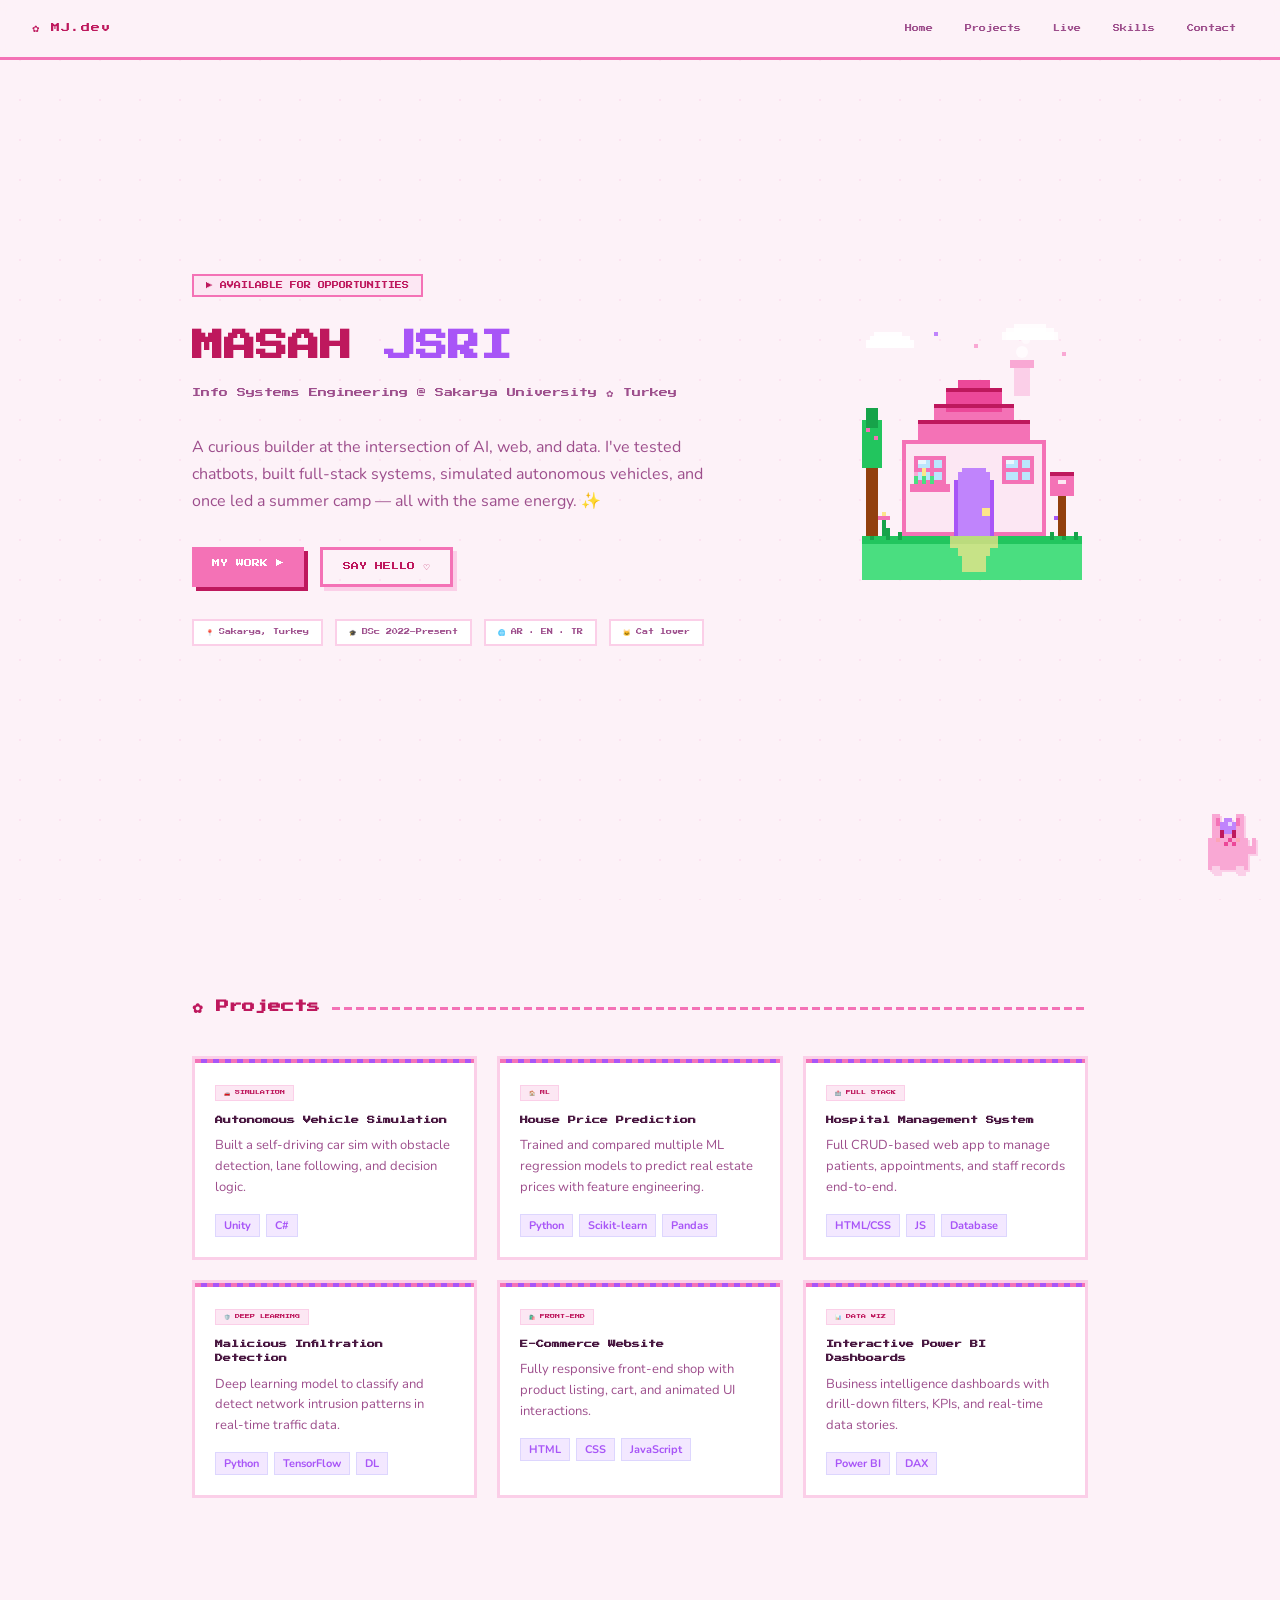
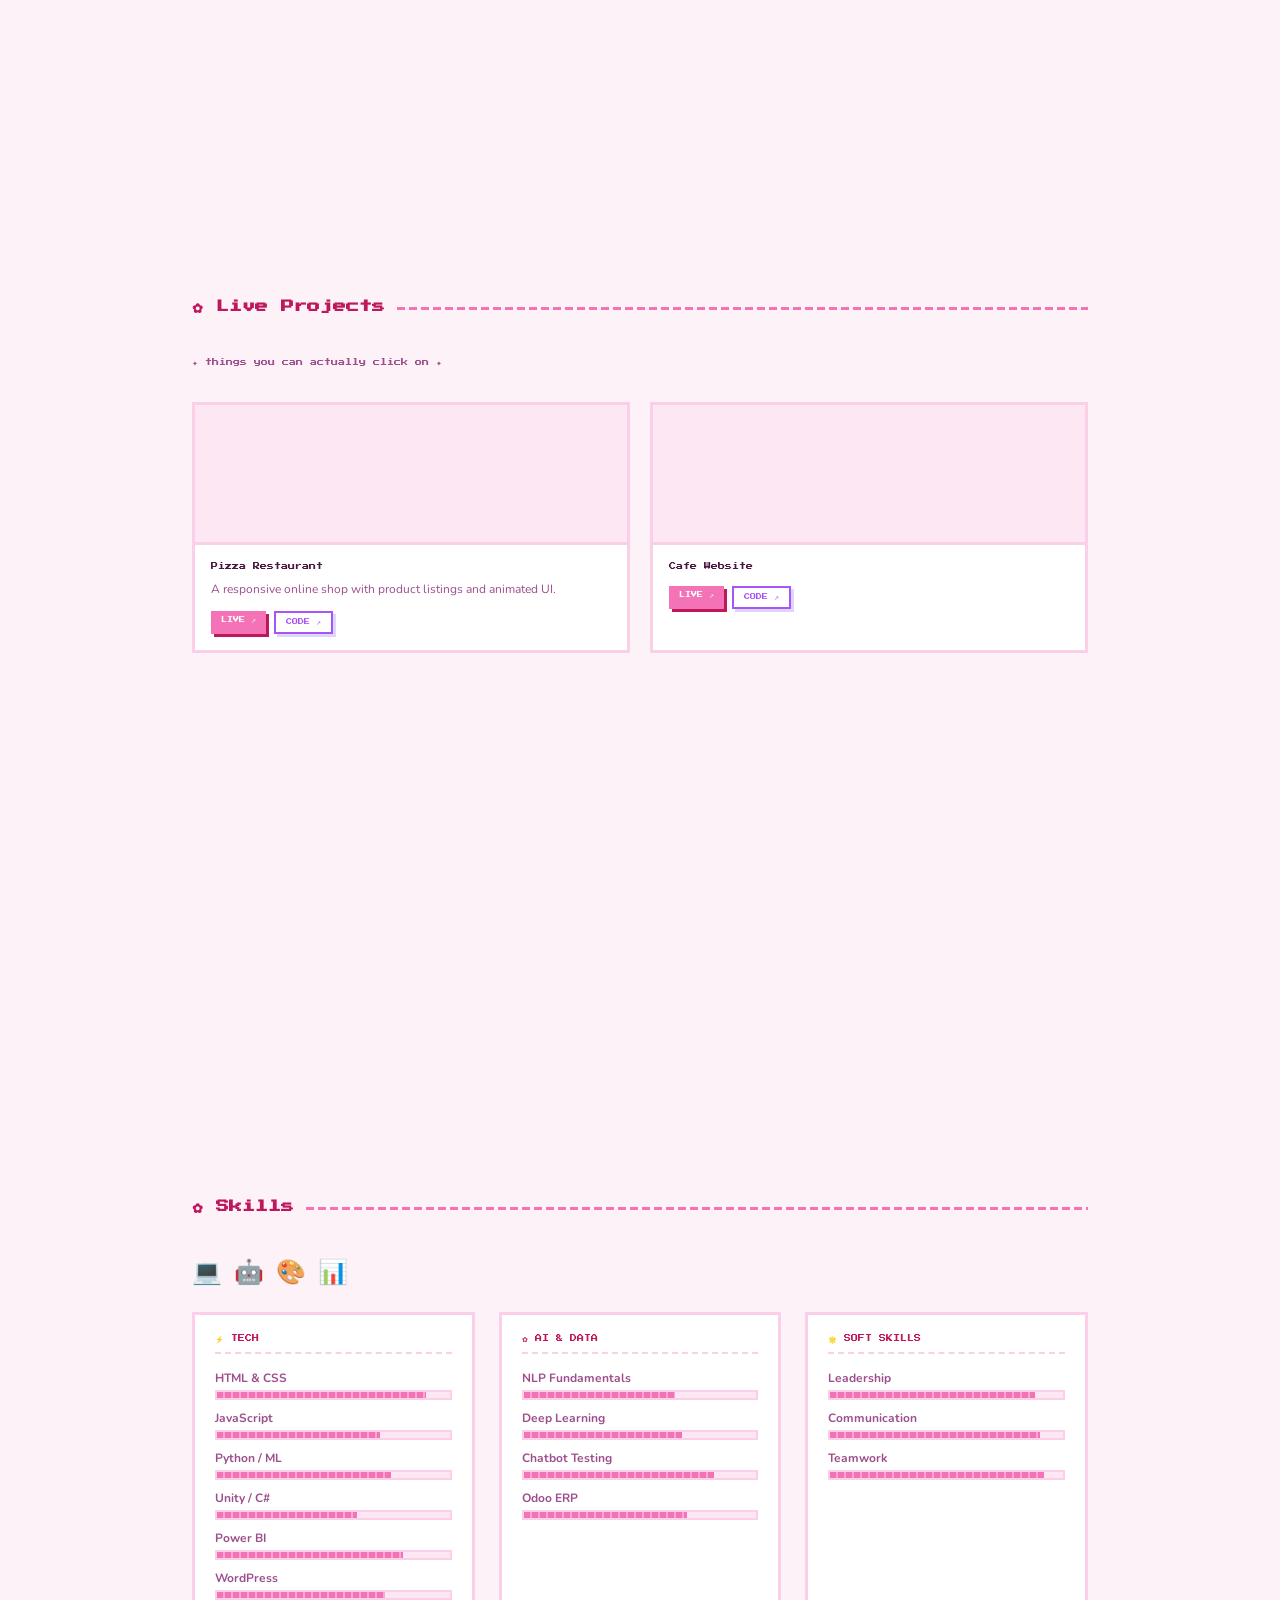
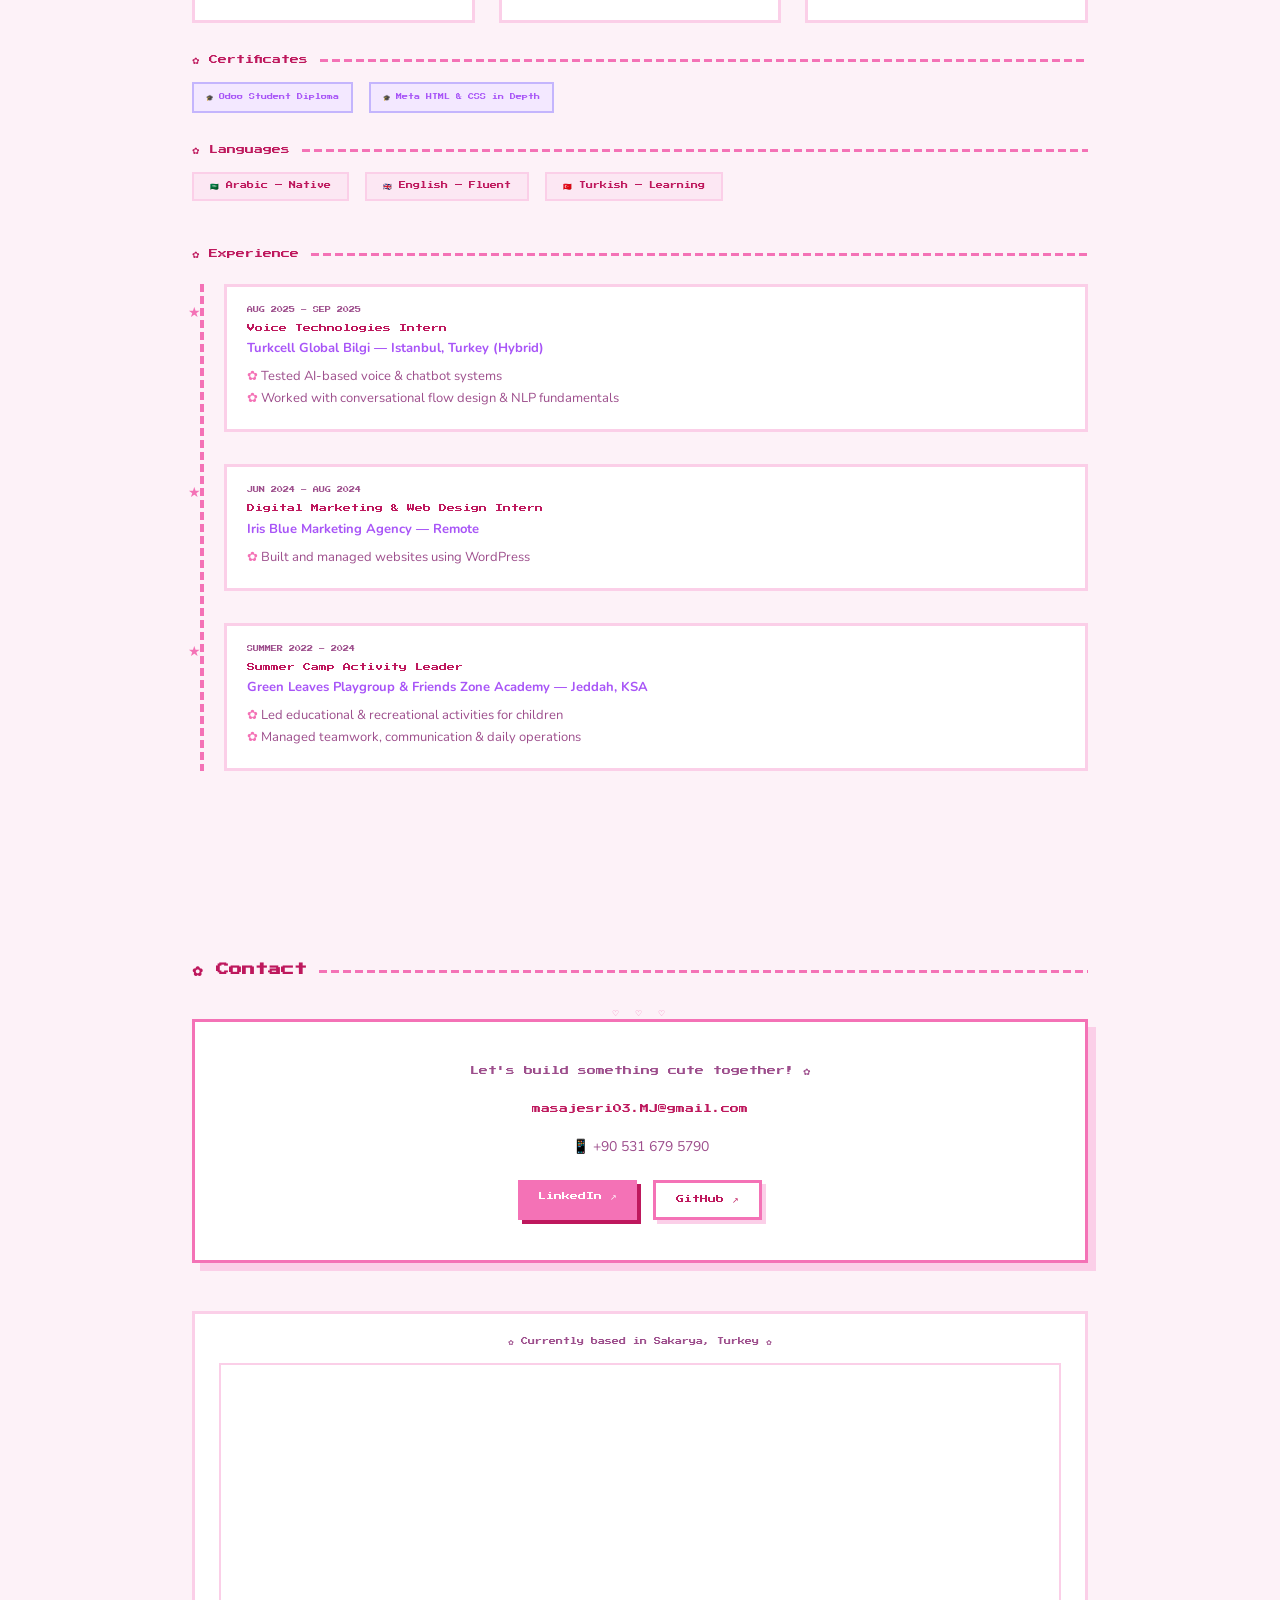
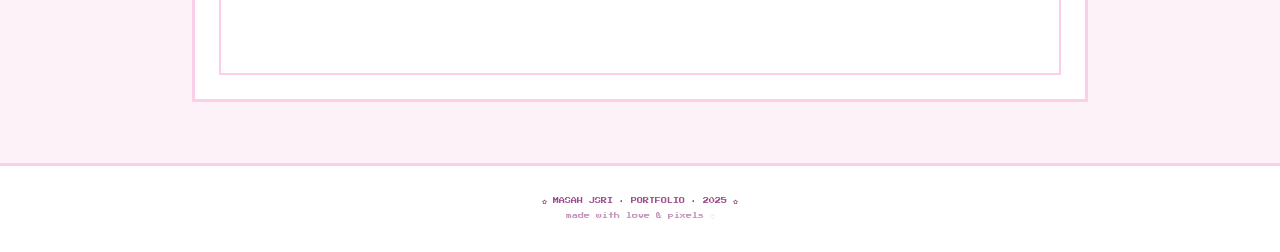
<file: index.html>
<!DOCTYPE html>
<html lang="en">
<head>
<meta charset="UTF-8">
<meta name="viewport" content="width=device-width, initial-scale=1.0">
<title>Masah Jsri ✿ Portfolio</title>
<link href="https://fonts.googleapis.com/css2?family=Press+Start+2P&family=Nunito:wght@400;600;700;800&display=swap" rel="stylesheet">
<style>
  :root {
    --pink: #f472b6;
    --pink-light: #fce7f3;
    --pink-dark: #be185d;
    --pink-pale: #fdf2f8;
    --pink-mid: #fbcfe8;
    --accent: #a855f7;
    --accent-light: #f3e8ff;
    --white: #fff;
    --text: #4a1942;
    --text-soft: #9d4e8c;
    --pixel: 'Press Start 2P', monospace;
    --body: 'Nunito', sans-serif;
  }

  * { margin: 0; padding: 0; box-sizing: border-box; }

  html { scroll-behavior: smooth; }

  body {
    font-family: var(--body);
    background: var(--pink-pale);
    color: var(--text);
    overflow-x: hidden;
    cursor: url("data:image/svg+xml,%3Csvg xmlns='http://www.w3.org/2000/svg' width='20' height='20' viewBox='0 0 20 20'%3E%3Ccircle cx='10' cy='10' r='4' fill='%23f472b6'/%3E%3C/svg%3E") 10 10, auto;
  }

  /* ── PIXEL ART BACKGROUND PATTERN ── */
  body::before {
    content: '';
    position: fixed;
    inset: 0;
    background-image:
      radial-gradient(circle, #f9a8d4 1px, transparent 1px),
      radial-gradient(circle, #e879f9 1px, transparent 1px);
    background-size: 40px 40px, 80px 80px;
    background-position: 0 0, 20px 20px;
    opacity: 0.18;
    pointer-events: none;
    z-index: 0;
  }

  /* ── SPARKLE CURSOR TRAIL ── */
  .sparkle {
    position: fixed;
    pointer-events: none;
    z-index: 9999;
    font-size: 12px;
    animation: sparkle-fade 0.8s forwards;
  }
  @keyframes sparkle-fade {
    0% { opacity: 1; transform: translateY(0) scale(1); }
    100% { opacity: 0; transform: translateY(-20px) scale(0.3); }
  }

  /* ── NAV ── */
  nav {
    position: fixed;
    top: 0; left: 0; right: 0;
    z-index: 100;
    background: rgba(253,242,248,0.88);
    backdrop-filter: blur(8px);
    border-bottom: 3px solid var(--pink);
    padding: 0 2rem;
    display: flex;
    align-items: center;
    justify-content: space-between;
    height: 60px;
  }

  .nav-logo {
    font-family: var(--pixel);
    font-size: 9px;
    color: var(--pink-dark);
    letter-spacing: 1px;
  }

  .nav-links {
    display: flex;
    gap: 0.5rem;
    list-style: none;
  }

  .nav-links a {
    font-family: var(--pixel);
    font-size: 7px;
    color: var(--text-soft);
    text-decoration: none;
    padding: 6px 10px;
    border: 2px solid transparent;
    image-rendering: pixelated;
    transition: all 0.15s;
    display: block;
  }

  .nav-links a:hover {
    color: var(--pink-dark);
    border: 2px solid var(--pink);
    background: var(--pink-light);
    transform: translateY(-2px);
  }

  /* ── SECTIONS ── */
  section {
    position: relative;
    z-index: 1;
    min-height: 100vh;
    padding: 100px 2rem 60px;
    max-width: 960px;
    margin: 0 auto;
  }

  .section-title {
    font-family: var(--pixel);
    font-size: 13px;
    color: var(--pink-dark);
    margin-bottom: 2.5rem;
    display: flex;
    align-items: center;
    gap: 12px;
  }

  .section-title::after {
    content: '';
    flex: 1;
    height: 3px;
    background: repeating-linear-gradient(90deg, var(--pink) 0, var(--pink) 8px, transparent 8px, transparent 12px);
  }

  /* ── HERO ── */
  #home {
    display: flex;
    flex-direction: column;
    justify-content: center;
    align-items: flex-start;
    min-height: 100vh;
    padding-top: 80px;
    position: relative;
  }

  .hero-badge {
    font-family: var(--pixel);
    font-size: 7px;
    background: var(--pink-light);
    color: var(--pink-dark);
    border: 2px solid var(--pink);
    padding: 6px 12px;
    margin-bottom: 1.5rem;
    display: inline-block;
    animation: blink-border 1.5s step-end infinite;
  }

  @keyframes blink-border {
    0%, 100% { border-color: var(--pink); }
    50% { border-color: transparent; }
  }

  .hero-name {
    font-family: var(--pixel);
    font-size: clamp(18px, 4vw, 32px);
    color: var(--pink-dark);
    line-height: 1.6;
    margin-bottom: 0.75rem;
  }

  .hero-name span {
    color: var(--accent);
  }

  .hero-sub {
    font-family: var(--pixel);
    font-size: 9px;
    color: var(--text-soft);
    margin-bottom: 2rem;
    line-height: 2;
  }

  .hero-desc {
    font-size: 16px;
    color: var(--text-soft);
    max-width: 520px;
    line-height: 1.7;
    margin-bottom: 2rem;
  }

  .hero-buttons {
    display: flex;
    gap: 1rem;
    flex-wrap: wrap;
  }

  .btn-pixel {
    font-family: var(--pixel);
    font-size: 8px;
    padding: 12px 20px;
    background: var(--pink);
    color: white;
    border: none;
    cursor: pointer;
    text-decoration: none;
    display: inline-block;
    box-shadow: 4px 4px 0 var(--pink-dark);
    transition: all 0.1s;
  }

  .btn-pixel:hover {
    transform: translate(2px, 2px);
    box-shadow: 2px 2px 0 var(--pink-dark);
  }

  .btn-pixel:active {
    transform: translate(4px, 4px);
    box-shadow: 0 0 0 var(--pink-dark);
  }

  .btn-outline {
    background: transparent;
    color: var(--pink-dark);
    border: 3px solid var(--pink);
    box-shadow: 4px 4px 0 var(--pink-mid);
  }

  @keyframes float {
    0%, 100% { transform: translateY(0); }
    50% { transform: translateY(-10px); }
  }

  /* ── PIXEL HOUSE SCENE ── */
  .hero-scene {
    position: absolute;
    right: 4%;
    top: 50%;
    transform: translateY(-50%);
    user-select: none;
    display: flex;
    flex-direction: column;
    align-items: center;
  }

  .hero-scene svg { image-rendering: pixelated; }

  .scene-cloud {
    position: absolute;
    animation: float 4s ease-in-out infinite;
  }
  .scene-cloud:nth-child(2) { animation-delay: 1.5s; }

  /* ── PIXEL CAT SVG ── */
  .pixel-cat-svg {
    image-rendering: pixelated;
  }

  /* ── INFO CARDS (Home stats) ── */
  .info-chips {
    display: flex;
    gap: 0.75rem;
    flex-wrap: wrap;
    margin-top: 2rem;
  }

  .chip {
    font-family: var(--pixel);
    font-size: 6px;
    padding: 8px 12px;
    background: white;
    border: 2px solid var(--pink-mid);
    color: var(--text-soft);
    display: flex;
    align-items: center;
    gap: 6px;
  }

  /* ── PROJECTS ── */
  .projects-grid {
    display: grid;
    grid-template-columns: repeat(auto-fit, minmax(260px, 1fr));
    gap: 1.25rem;
  }

  .project-card {
    background: white;
    border: 3px solid var(--pink-mid);
    padding: 1.25rem;
    position: relative;
    transition: all 0.2s;
    overflow: hidden;
  }

  .project-card::before {
    content: '';
    position: absolute;
    top: 0; left: 0; right: 0;
    height: 4px;
    background: repeating-linear-gradient(90deg, var(--pink) 0, var(--pink) 6px, var(--accent) 6px, var(--accent) 12px);
  }

  .project-card:hover {
    transform: translate(-4px, -4px);
    box-shadow: 6px 6px 0 var(--pink-mid);
    border-color: var(--pink);
  }

  .project-tag {
    font-family: var(--pixel);
    font-size: 5px;
    padding: 4px 8px;
    background: var(--pink-light);
    color: var(--pink-dark);
    display: inline-block;
    margin-bottom: 0.75rem;
    border: 1px solid var(--pink-mid);
  }

  .project-title {
    font-family: var(--pixel);
    font-size: 8px;
    color: var(--text);
    line-height: 1.8;
    margin-bottom: 0.5rem;
  }

  .project-desc {
    font-size: 13px;
    color: var(--text-soft);
    line-height: 1.6;
  }

  .project-tech {
    display: flex;
    flex-wrap: wrap;
    gap: 6px;
    margin-top: 1rem;
  }

  .tech-pill {
    font-size: 11px;
    font-weight: 700;
    padding: 3px 8px;
    background: var(--accent-light);
    color: var(--accent);
    border-radius: 0;
    border: 1px solid #ddd6fe;
  }

  /* ── LIVE PROJECTS ── */
  .live-grid {
    display: grid;
    grid-template-columns: repeat(auto-fit, minmax(260px, 1fr));
    gap: 1.25rem;
  }

  .live-card {
    background: white;
    border: 3px solid var(--pink-mid);
    overflow: hidden;
    transition: all 0.2s;
    position: relative;
  }

  .live-card:hover {
    transform: translate(-4px, -4px);
    box-shadow: 6px 6px 0 var(--pink-mid);
    border-color: var(--pink);
  }

  .live-preview {
    width: 100%;
    height: 140px;
    background: var(--pink-light);
    border-bottom: 3px solid var(--pink-mid);
    display: flex;
    align-items: center;
    justify-content: center;
    font-family: var(--pixel);
    font-size: 8px;
    color: var(--text-soft);
    position: relative;
    overflow: hidden;
  }

  .live-preview iframe {
    width: 200%;
    height: 200%;
    transform: scale(0.5);
    transform-origin: top left;
    border: none;
    pointer-events: none;
  }

  .live-preview-placeholder {
    display: flex;
    flex-direction: column;
    align-items: center;
    gap: 8px;
    opacity: 0.6;
  }

  .live-preview-placeholder span { font-size: 28px; }

  .live-card-body { padding: 1rem; }

  .live-card-title {
    font-family: var(--pixel);
    font-size: 7px;
    color: var(--text);
    line-height: 1.8;
    margin-bottom: 0.4rem;
  }

  .live-card-desc {
    font-size: 12px;
    color: var(--text-soft);
    line-height: 1.6;
    margin-bottom: 0.75rem;
  }

  .live-card-links {
    display: flex;
    gap: 8px;
  }

  .live-btn {
    font-family: var(--pixel);
    font-size: 6px;
    padding: 6px 10px;
    text-decoration: none;
    display: inline-block;
    transition: all 0.1s;
  }

  .live-btn-primary {
    background: var(--pink);
    color: white;
    box-shadow: 3px 3px 0 var(--pink-dark);
  }

  .live-btn-primary:hover {
    transform: translate(1px,1px);
    box-shadow: 2px 2px 0 var(--pink-dark);
  }

  .live-btn-secondary {
    background: transparent;
    color: var(--accent);
    border: 2px solid var(--accent);
    box-shadow: 3px 3px 0 #ddd6fe;
  }

  .live-btn-secondary:hover {
    transform: translate(1px,1px);
    box-shadow: 2px 2px 0 #ddd6fe;
  }

  .live-add-card {
    border: 3px dashed var(--pink-mid);
    background: transparent;
    display: flex;
    flex-direction: column;
    align-items: center;
    justify-content: center;
    min-height: 220px;
    gap: 12px;
    cursor: pointer;
    transition: all 0.2s;
  }

  .live-add-card:hover {
    border-color: var(--pink);
    background: var(--pink-light);
  }

  .live-add-card span {
    font-family: var(--pixel);
    font-size: 7px;
    color: var(--text-soft);
    text-align: center;
    line-height: 2;
  }

  .live-add-icon {
    font-size: 32px;
    animation: float 3s ease-in-out infinite;
  }

  /* ── SKILLS ── */
  .skills-container {
    display: grid;
    grid-template-columns: repeat(auto-fit, minmax(200px, 1fr));
    gap: 1.5rem;
  }

  .skill-category {
    background: white;
    border: 3px solid var(--pink-mid);
    padding: 1.25rem;
  }

  .skill-cat-title {
    font-family: var(--pixel);
    font-size: 7px;
    color: var(--pink-dark);
    margin-bottom: 1rem;
    padding-bottom: 0.5rem;
    border-bottom: 2px dashed var(--pink-mid);
  }

  .skill-list {
    display: flex;
    flex-direction: column;
    gap: 10px;
  }

  .skill-item {
    display: flex;
    flex-direction: column;
    gap: 4px;
  }

  .skill-name {
    font-size: 12px;
    font-weight: 700;
    color: var(--text-soft);
  }

  .skill-bar-bg {
    height: 10px;
    background: var(--pink-light);
    border: 2px solid var(--pink-mid);
    position: relative;
    image-rendering: pixelated;
  }

  .skill-bar-fill {
    height: 100%;
    background: repeating-linear-gradient(90deg, var(--pink) 0, var(--pink) 6px, #f9a8d4 6px, #f9a8d4 8px);
    transition: width 1.2s ease;
  }

  /* ── EXPERIENCE ── */
  .timeline {
    position: relative;
    padding-left: 2rem;
  }

  .timeline::before {
    content: '';
    position: absolute;
    left: 8px;
    top: 0;
    bottom: 0;
    width: 4px;
    background: repeating-linear-gradient(180deg, var(--pink) 0, var(--pink) 8px, transparent 8px, transparent 12px);
  }

  .timeline-item {
    position: relative;
    margin-bottom: 2rem;
    background: white;
    border: 3px solid var(--pink-mid);
    padding: 1.25rem;
  }

  .timeline-item::before {
    content: '★';
    position: absolute;
    left: -2.45rem;
    top: 1rem;
    font-size: 14px;
    color: var(--pink);
  }

  .timeline-date {
    font-family: var(--pixel);
    font-size: 6px;
    color: var(--text-soft);
    margin-bottom: 0.5rem;
  }

  .timeline-role {
    font-family: var(--pixel);
    font-size: 8px;
    color: var(--pink-dark);
    margin-bottom: 0.25rem;
    line-height: 1.8;
  }

  .timeline-company {
    font-size: 13px;
    font-weight: 700;
    color: var(--accent);
    margin-bottom: 0.5rem;
  }

  .timeline-bullets {
    font-size: 13px;
    color: var(--text-soft);
    line-height: 1.7;
    list-style: none;
  }

  .timeline-bullets li::before {
    content: '✿ ';
    color: var(--pink);
  }

  /* ── CONTACT ── */
  .contact-box {
    background: white;
    border: 3px solid var(--pink);
    padding: 2.5rem;
    text-align: center;
    position: relative;
    box-shadow: 8px 8px 0 var(--pink-mid);
  }

  .contact-box::before {
    content: '♡ ♡ ♡';
    position: absolute;
    top: -14px;
    left: 50%;
    transform: translateX(-50%);
    font-family: var(--pixel);
    font-size: 8px;
    background: var(--pink-pale);
    color: var(--pink);
    padding: 0 12px;
    letter-spacing: 4px;
  }

  .contact-email {
    font-family: var(--pixel);
    font-size: 9px;
    color: var(--pink-dark);
    margin: 1.5rem 0;
    word-break: break-all;
  }

  .contact-links {
    display: flex;
    justify-content: center;
    gap: 1rem;
    margin-top: 1.5rem;
    flex-wrap: wrap;
  }

  /* ── MAP ── */
  .map-container {
    margin-top: 3rem;
    border: 3px solid var(--pink-mid);
    background: white;
    padding: 1.5rem;
  }

  .map-title {
    font-family: var(--pixel);
    font-size: 7px;
    color: var(--text-soft);
    margin-bottom: 1rem;
    text-align: center;
  }

  .pixel-map {
    display: grid;
    gap: 2px;
    justify-content: center;
  }

  /* ── DESKTOP PET CAT ── */
  #desktop-cat {
    position: fixed;
    bottom: 20px;
    right: 20px;
    z-index: 1000;
    cursor: grab;
    user-select: none;
    filter: drop-shadow(2px 2px 0 var(--pink-mid));
    transition: transform 0.1s;
  }

  #desktop-cat:active { cursor: grabbing; }

  #cat-speech {
    position: absolute;
    bottom: 70px;
    right: 0;
    background: white;
    border: 3px solid var(--pink);
    padding: 8px 12px;
    font-family: var(--pixel);
    font-size: 6px;
    color: var(--text);
    white-space: nowrap;
    box-shadow: 3px 3px 0 var(--pink-mid);
    opacity: 0;
    pointer-events: none;
    transition: opacity 0.3s;
    max-width: 200px;
    white-space: normal;
    line-height: 1.8;
  }

  #cat-speech::after {
    content: '';
    position: absolute;
    bottom: -10px;
    right: 20px;
    border: 5px solid transparent;
    border-top-color: var(--pink);
  }

  #cat-speech.visible { opacity: 1; }

  #cat-clicks {
    position: absolute;
    top: -20px;
    right: 0;
    font-family: var(--pixel);
    font-size: 6px;
    color: var(--pink-dark);
    background: var(--pink-light);
    border: 2px solid var(--pink);
    padding: 3px 6px;
    opacity: 0;
    transition: opacity 0.3s;
  }

  /* ── FOOTER ── */
  footer {
    text-align: center;
    padding: 2rem;
    font-family: var(--pixel);
    font-size: 6px;
    color: var(--text-soft);
    border-top: 3px solid var(--pink-mid);
    background: white;
    position: relative;
    z-index: 1;
  }

  /* ── CERT BADGES ── */
  .cert-badges {
    display: flex;
    gap: 1rem;
    flex-wrap: wrap;
    margin-top: 1rem;
  }

  .cert-badge {
    background: var(--accent-light);
    border: 2px solid #c4b5fd;
    color: var(--accent);
    font-family: var(--pixel);
    font-size: 6px;
    padding: 8px 12px;
    display: flex;
    align-items: center;
    gap: 6px;
    line-height: 1.8;
  }

  /* ── LANG BADGES ── */
  .lang-row {
    display: flex;
    gap: 1rem;
    flex-wrap: wrap;
    margin-top: 1rem;
  }

  .lang-badge {
    background: var(--pink-light);
    border: 2px solid var(--pink-mid);
    color: var(--pink-dark);
    font-family: var(--pixel);
    font-size: 7px;
    padding: 8px 16px;
  }

  /* ── SCROLL REVEAL ── */
  .reveal {
    opacity: 0;
    transform: translateY(20px);
    transition: opacity 0.6s ease, transform 0.6s ease;
  }

  .reveal.visible {
    opacity: 1;
    transform: translateY(0);
  }

  /* ── PIXEL ART DECORATIONS ── */
  .kawaii-deco {
    display: flex;
    gap: 12px;
    margin: 1.5rem 0;
    flex-wrap: wrap;
  }

  .kawaii-deco span {
    font-size: 24px;
    animation: float 3s ease-in-out infinite;
  }

  .kawaii-deco span:nth-child(2) { animation-delay: 0.4s; }
  .kawaii-deco span:nth-child(3) { animation-delay: 0.8s; }
  .kawaii-deco span:nth-child(4) { animation-delay: 1.2s; }

  @media (max-width: 768px) {
    .hero-scene { display: none; }
    .section-title { font-size: 9px; }
    #home { padding-right: 1rem; }
  }
</style>
</head>
<body>

<!-- NAV -->
<nav>
  <div class="nav-logo">✿ MJ.dev</div>
  <ul class="nav-links">
    <li><a href="#home">Home</a></li>
    <li><a href="#projects">Projects</a></li>
    <li><a href="#live">Live</a></li>
    <li><a href="#skills">Skills</a></li>
    <li><a href="#contact">Contact</a></li>
  </ul>
</nav>

<!-- HERO -->
<section id="home">
  <div class="hero-badge">▶ AVAILABLE FOR OPPORTUNITIES</div>
  <h1 class="hero-name">MASAH <span>JSRI</span></h1>
  <p class="hero-sub">Info Systems Engineering @ Sakarya University ✿ Turkey</p>
  <p class="hero-desc">
    A curious builder at the intersection of AI, web, and data. I've tested chatbots, built full-stack systems,
    simulated autonomous vehicles, and once led a summer camp — all with the same energy. ✨
  </p>
  <div class="hero-buttons">
    <a href="#projects" class="btn-pixel">MY WORK ▶</a>
    <a href="#contact" class="btn-pixel btn-outline">SAY HELLO ♡</a>
  </div>

  <div class="info-chips">
    <div class="chip">📍 Sakarya, Turkey</div>
    <div class="chip">🎓 BSc 2022–Present</div>
    <div class="chip">🌐 AR · EN · TR</div>
    <div class="chip">🐱 Cat lover</div>
  </div>

  <!-- Pixel Art House Scene -->
  <div class="hero-scene">
    <svg width="220" height="260" viewBox="0 0 55 65" xmlns="http://www.w3.org/2000/svg" style="image-rendering:pixelated">

      <!-- clouds -->
      <g style="animation:float 4s ease-in-out infinite">
        <rect x="2" y="4" width="10" height="3" fill="white" opacity="0.9"/>
        <rect x="1" y="5" width="12" height="2" fill="white" opacity="0.9"/>
        <rect x="3" y="3" width="7" height="2" fill="white" opacity="0.9"/>
      </g>
      <g style="animation:float 5s ease-in-out infinite;animation-delay:1.5s">
        <rect x="36" y="2" width="12" height="3" fill="white" opacity="0.85"/>
        <rect x="35" y="3" width="14" height="2" fill="white" opacity="0.85"/>
        <rect x="38" y="1" width="8" height="2" fill="white" opacity="0.85"/>
      </g>

      <!-- Stars -->
      <rect x="28" y="6" width="1" height="1" fill="#f9a8d4"/>
      <rect x="18" y="3" width="1" height="1" fill="#c084fc"/>
      <rect x="50" y="8" width="1" height="1" fill="#f9a8d4"/>

      <!-- HOUSE BODY -->
      <rect x="10" y="30" width="36" height="24" fill="#fce7f3"/>
      <!-- house outline -->
      <rect x="10" y="30" width="36" height="1" fill="#f472b6"/>
      <rect x="10" y="30" width="1" height="24" fill="#f472b6"/>
      <rect x="45" y="30" width="1" height="24" fill="#f472b6"/>
      <rect x="10" y="53" width="36" height="1" fill="#f472b6"/>

      <!-- ROOF -->
      <rect x="14" y="26" width="28" height="5" fill="#f472b6"/>
      <rect x="18" y="22" width="20" height="5" fill="#f472b6"/>
      <rect x="21" y="18" width="14" height="5" fill="#ec4899"/>
      <rect x="24" y="15" width="8" height="4" fill="#ec4899"/>
      <!-- roof trim -->
      <rect x="14" y="25" width="28" height="1" fill="#be185d"/>
      <rect x="18" y="21" width="20" height="1" fill="#be185d"/>
      <rect x="21" y="17" width="14" height="1" fill="#be185d"/>

      <!-- chimney -->
      <rect x="38" y="11" width="4" height="8" fill="#fbcfe8"/>
      <rect x="37" y="10" width="6" height="2" fill="#f9a8d4"/>
      <!-- smoke puffs -->
      <circle cx="40" cy="8" r="1.5" fill="white" opacity="0.7" style="animation:float 2s ease-in-out infinite"/>
      <circle cx="41" cy="5" r="1" fill="white" opacity="0.5" style="animation:float 2.5s ease-in-out infinite;animation-delay:0.3s"/>

      <!-- DOOR -->
      <rect x="23" y="40" width="10" height="14" fill="#c084fc"/>
      <rect x="23" y="40" width="10" height="1" fill="#a855f7"/>
      <rect x="23" y="40" width="1" height="14" fill="#a855f7"/>
      <rect x="32" y="40" width="1" height="14" fill="#a855f7"/>
      <!-- door knob -->
      <rect x="30" y="47" width="2" height="2" fill="#fde68a"/>
      <!-- door arch top -->
      <rect x="24" y="38" width="8" height="3" fill="#c084fc"/>
      <rect x="25" y="37" width="6" height="2" fill="#c084fc"/>

      <!-- LEFT WINDOW -->
      <rect x="13" y="34" width="8" height="7" fill="#bae6fd"/>
      <rect x="13" y="34" width="8" height="1" fill="#f472b6"/>
      <rect x="13" y="34" width="1" height="7" fill="#f472b6"/>
      <rect x="20" y="34" width="1" height="7" fill="#f472b6"/>
      <rect x="13" y="40" width="8" height="1" fill="#f472b6"/>
      <!-- window cross -->
      <rect x="17" y="34" width="1" height="7" fill="#f472b6"/>
      <rect x="13" y="37" width="8" height="1" fill="#f472b6"/>
      <!-- window shine -->
      <rect x="14" y="35" width="2" height="1" fill="white" opacity="0.7"/>

      <!-- RIGHT WINDOW -->
      <rect x="35" y="34" width="8" height="7" fill="#bae6fd"/>
      <rect x="35" y="34" width="8" height="1" fill="#f472b6"/>
      <rect x="35" y="34" width="1" height="7" fill="#f472b6"/>
      <rect x="42" y="34" width="1" height="7" fill="#f472b6"/>
      <rect x="35" y="40" width="8" height="1" fill="#f472b6"/>
      <rect x="39" y="34" width="1" height="7" fill="#f472b6"/>
      <rect x="35" y="37" width="8" height="1" fill="#f472b6"/>
      <rect x="36" y="35" width="2" height="1" fill="white" opacity="0.7"/>

      <!-- flower box left window -->
      <rect x="12" y="41" width="10" height="2" fill="#f472b6"/>
      <rect x="13" y="39" width="1" height="2" fill="#4ade80"/>
      <rect x="15" y="39" width="1" height="2" fill="#4ade80"/>
      <rect x="17" y="39" width="1" height="2" fill="#4ade80"/>
      <rect x="13" y="38" width="1" height="1" fill="#f9a8d4"/>
      <rect x="15" y="37" width="1" height="2" fill="#fde68a"/>
      <rect x="17" y="38" width="1" height="1" fill="#f472b6"/>

      <!-- GRASS GROUND -->
      <rect x="0" y="54" width="55" height="11" fill="#4ade80"/>
      <!-- grass texture -->
      <rect x="0" y="54" width="55" height="2" fill="#22c55e"/>
      <!-- grass tufts -->
      <rect x="2" y="53" width="1" height="2" fill="#16a34a"/>
      <rect x="6" y="52" width="1" height="3" fill="#16a34a"/>
      <rect x="9" y="53" width="1" height="2" fill="#16a34a"/>
      <rect x="47" y="53" width="1" height="2" fill="#16a34a"/>
      <rect x="50" y="52" width="1" height="3" fill="#16a34a"/>
      <rect x="53" y="53" width="1" height="2" fill="#16a34a"/>

      <!-- PATH -->
      <rect x="22" y="54" width="12" height="3" fill="#fde68a" opacity="0.7"/>
      <rect x="24" y="57" width="8" height="2" fill="#fde68a" opacity="0.7"/>
      <rect x="25" y="59" width="6" height="4" fill="#fde68a" opacity="0.7"/>

      <!-- LEFT FLOWER -->
      <rect x="5" y="50" width="1" height="4" fill="#16a34a"/>
      <rect x="4" y="49" width="3" height="1" fill="#f472b6"/>
      <rect x="5" y="48" width="1" height="1" fill="#fde68a"/>

      <!-- RIGHT FLOWER -->
      <rect x="49" y="50" width="1" height="4" fill="#16a34a"/>
      <rect x="48" y="49" width="3" height="1" fill="#a855f7"/>
      <rect x="49" y="48" width="1" height="1" fill="#fde68a"/>

      <!-- TREE left -->
      <rect x="1" y="36" width="3" height="18" fill="#92400e"/>
      <rect x="0" y="25" width="5" height="12" fill="#22c55e"/>
      <rect x="1" y="22" width="3" height="5" fill="#16a34a"/>
      <!-- tree apples -->
      <rect x="1" y="27" width="1" height="1" fill="#f472b6"/>
      <rect x="3" y="29" width="1" height="1" fill="#f472b6"/>

      <!-- MAILBOX right -->
      <rect x="49" y="43" width="2" height="11" fill="#92400e"/>
      <rect x="47" y="38" width="6" height="6" fill="#f472b6"/>
      <rect x="47" y="38" width="6" height="1" fill="#be185d"/>
      <rect x="49" y="40" width="2" height="1" fill="#fce7f3"/>

    </svg>
  </div>
</section>

<!-- PROJECTS -->
<section id="projects">
  <h2 class="section-title reveal">✿ Projects</h2>

  <div class="projects-grid">
    <div class="project-card reveal">
      <div class="project-tag">🚗 SIMULATION</div>
      <h3 class="project-title">Autonomous Vehicle Simulation</h3>
      <p class="project-desc">Built a self-driving car sim with obstacle detection, lane following, and decision logic.</p>
      <div class="project-tech">
        <span class="tech-pill">Unity</span>
        <span class="tech-pill">C#</span>
      </div>
    </div>

    <div class="project-card reveal">
      <div class="project-tag">🏠 ML</div>
      <h3 class="project-title">House Price Prediction</h3>
      <p class="project-desc">Trained and compared multiple ML regression models to predict real estate prices with feature engineering.</p>
      <div class="project-tech">
        <span class="tech-pill">Python</span>
        <span class="tech-pill">Scikit-learn</span>
        <span class="tech-pill">Pandas</span>
      </div>
    </div>

    <div class="project-card reveal">
      <div class="project-tag">🏥 FULL STACK</div>
      <h3 class="project-title">Hospital Management System</h3>
      <p class="project-desc">Full CRUD-based web app to manage patients, appointments, and staff records end-to-end.</p>
      <div class="project-tech">
        <span class="tech-pill">HTML/CSS</span>
        <span class="tech-pill">JS</span>
        <span class="tech-pill">Database</span>
      </div>
    </div>

    <div class="project-card reveal">
      <div class="project-tag">🛡️ DEEP LEARNING</div>
      <h3 class="project-title">Malicious Infiltration Detection</h3>
      <p class="project-desc">Deep learning model to classify and detect network intrusion patterns in real-time traffic data.</p>
      <div class="project-tech">
        <span class="tech-pill">Python</span>
        <span class="tech-pill">TensorFlow</span>
        <span class="tech-pill">DL</span>
      </div>
    </div>

    <div class="project-card reveal">
      <div class="project-tag">🛍️ FRONT-END</div>
      <h3 class="project-title">E-Commerce Website</h3>
      <p class="project-desc">Fully responsive front-end shop with product listing, cart, and animated UI interactions.</p>
      <div class="project-tech">
        <span class="tech-pill">HTML</span>
        <span class="tech-pill">CSS</span>
        <span class="tech-pill">JavaScript</span>
      </div>
    </div>

    <div class="project-card reveal">
      <div class="project-tag">📊 DATA VIZ</div>
      <h3 class="project-title">Interactive Power BI Dashboards</h3>
      <p class="project-desc">Business intelligence dashboards with drill-down filters, KPIs, and real-time data stories.</p>
      <div class="project-tech">
        <span class="tech-pill">Power BI</span>
        <span class="tech-pill">DAX</span>
      </div>
    </div>
  </div>
</section>

<!-- LIVE FRONTEND PROJECTS -->
<section id="live">
  <h2 class="section-title reveal">✿ Live Projects</h2>
  <p class="reveal" style="font-size:14px;color:var(--text-soft);margin-bottom:2rem;font-family:var(--pixel);font-size:7px;line-height:2">
    ✦ things you can actually click on ✦
  </p>

  <div class="live-grid">
 <!-- Card 1 — E-Commerce -->
    <div class="live-card reveal">
      <div class="live-preview">
      </div>
      <div class="live-card-body">
        <div class="live-card-title">Pizza Restaurant</div>
        <p class="live-card-desc">A responsive online shop with product listings and animated UI.</p>
        <div class="live-card-links">
          <a href="https://doodlemon.github.io/pizza-restaurant" class="live-btn live-btn-primary">LIVE ↗</a>
          <a href="https://github.com/doodlemon/doodlemon.github.io/tree/main/pizza-restaurant" class="live-btn live-btn-secondary">CODE ↗</a>
        </div>
      </div>
    </div>

    <!-- Card 2 — Cafe -->
    <div class="live-card reveal">
      <div class="live-preview">
      </div>
      <div class="live-card-body">
        <div class="live-card-title">Cafe Website</div>
        <p class="live-card-desc"></p>
        <div class="live-card-links">
          <a href="https://doodlemon.github.io/cafe" class="live-btn live-btn-primary">LIVE ↗</a>
          <a href="https://github.com/doodlemon/doodlemon.github.io/tree/main/cafe" class="live-btn live-btn-secondary">CODE ↗</a>
        </div>
      </div>
    </div>

  </div>
</section>

<!-- SKILLS -->
<section id="skills">
  <h2 class="section-title reveal">✿ Skills</h2>

  <div class="kawaii-deco">
    <span>💻</span><span>🤖</span><span>🎨</span><span>📊</span>
  </div>

  <div class="skills-container reveal">
    <div class="skill-category">
      <div class="skill-cat-title">⚡ TECH</div>
      <div class="skill-list">
        <div class="skill-item">
          <span class="skill-name">HTML & CSS</span>
          <div class="skill-bar-bg"><div class="skill-bar-fill" style="width:90%"></div></div>
        </div>
        <div class="skill-item">
          <span class="skill-name">JavaScript</span>
          <div class="skill-bar-bg"><div class="skill-bar-fill" style="width:70%"></div></div>
        </div>
        <div class="skill-item">
          <span class="skill-name">Python / ML</span>
          <div class="skill-bar-bg"><div class="skill-bar-fill" style="width:75%"></div></div>
        </div>
        <div class="skill-item">
          <span class="skill-name">Unity / C#</span>
          <div class="skill-bar-bg"><div class="skill-bar-fill" style="width:60%"></div></div>
        </div>
        <div class="skill-item">
          <span class="skill-name">Power BI</span>
          <div class="skill-bar-bg"><div class="skill-bar-fill" style="width:80%"></div></div>
        </div>
        <div class="skill-item">
          <span class="skill-name">WordPress</span>
          <div class="skill-bar-bg"><div class="skill-bar-fill" style="width:72%"></div></div>
        </div>
      </div>
    </div>

    <div class="skill-category">
      <div class="skill-cat-title">✿ AI & DATA</div>
      <div class="skill-list">
        <div class="skill-item">
          <span class="skill-name">NLP Fundamentals</span>
          <div class="skill-bar-bg"><div class="skill-bar-fill" style="width:65%"></div></div>
        </div>
        <div class="skill-item">
          <span class="skill-name">Deep Learning</span>
          <div class="skill-bar-bg"><div class="skill-bar-fill" style="width:68%"></div></div>
        </div>
        <div class="skill-item">
          <span class="skill-name">Chatbot Testing</span>
          <div class="skill-bar-bg"><div class="skill-bar-fill" style="width:82%"></div></div>
        </div>
        <div class="skill-item">
          <span class="skill-name">Odoo ERP</span>
          <div class="skill-bar-bg"><div class="skill-bar-fill" style="width:70%"></div></div>
        </div>
      </div>
    </div>

    <div class="skill-category">
      <div class="skill-cat-title">🌟 SOFT SKILLS</div>
      <div class="skill-list">
        <div class="skill-item">
          <span class="skill-name">Leadership</span>
          <div class="skill-bar-bg"><div class="skill-bar-fill" style="width:88%"></div></div>
        </div>
        <div class="skill-item">
          <span class="skill-name">Communication</span>
          <div class="skill-bar-bg"><div class="skill-bar-fill" style="width:90%"></div></div>
        </div>
        <div class="skill-item">
          <span class="skill-name">Teamwork</span>
          <div class="skill-bar-bg"><div class="skill-bar-fill" style="width:92%"></div></div>
        </div>
      </div>
    </div>
  </div>

  <div style="margin-top:2rem">
    <div class="section-title" style="font-size:9px; margin-bottom:1rem">✿ Certificates</div>
    <div class="cert-badges reveal">
      <div class="cert-badge">🎓 Odoo Student Diploma</div>
      <div class="cert-badge">🎓 Meta HTML & CSS in Depth</div>
    </div>
  </div>

  <div style="margin-top:2rem">
    <div class="section-title" style="font-size:9px; margin-bottom:1rem">✿ Languages</div>
    <div class="lang-row reveal">
      <div class="lang-badge">🇸🇦 Arabic — Native</div>
      <div class="lang-badge">🇬🇧 English — Fluent</div>
      <div class="lang-badge">🇹🇷 Turkish — Learning</div>
    </div>
  </div>

  <!-- Work Experience mini timeline within skills context -->
  <div style="margin-top:3rem">
    <div class="section-title" style="font-size:9px; margin-bottom:1.5rem">✿ Experience</div>
    <div class="timeline reveal">
      <div class="timeline-item">
        <div class="timeline-date">AUG 2025 – SEP 2025</div>
        <div class="timeline-role">Voice Technologies Intern</div>
        <div class="timeline-company">Turkcell Global Bilgi — Istanbul, Turkey (Hybrid)</div>
        <ul class="timeline-bullets">
          <li>Tested AI-based voice & chatbot systems</li>
          <li>Worked with conversational flow design & NLP fundamentals</li>
        </ul>
      </div>

      <div class="timeline-item">
        <div class="timeline-date">JUN 2024 – AUG 2024</div>
        <div class="timeline-role">Digital Marketing & Web Design Intern</div>
        <div class="timeline-company">Iris Blue Marketing Agency — Remote</div>
        <ul class="timeline-bullets">
          <li>Built and managed websites using WordPress</li>
        </ul>
      </div>

      <div class="timeline-item">
        <div class="timeline-date">SUMMER 2022 – 2024</div>
        <div class="timeline-role">Summer Camp Activity Leader</div>
        <div class="timeline-company">Green Leaves Playgroup & Friends Zone Academy — Jeddah, KSA</div>
        <ul class="timeline-bullets">
          <li>Led educational & recreational activities for children</li>
          <li>Managed teamwork, communication & daily operations</li>
        </ul>
      </div>
    </div>
  </div>
</section>

<!-- CONTACT -->
<section id="contact">
  <h2 class="section-title reveal">✿ Contact</h2>

  <div class="contact-box reveal">
    <p style="font-family:var(--pixel);font-size:9px;color:var(--text-soft);line-height:2">
      Let's build something cute together! ✿
    </p>
    <div class="contact-email">masajesri03.MJ@gmail.com</div>
    <p style="font-size:14px;color:var(--text-soft)">📱 +90 531 679 5790</p>

    <div class="contact-links">
      <a href="https://linkedin.com" class="btn-pixel" target="_blank">LinkedIn ↗</a>
      <a href="https://github.com" class="btn-pixel btn-outline" target="_blank">GitHub ↗</a>
    </div>
  </div>

  <!-- PIXEL MAP -->
  <div class="map-container reveal">
    <div class="map-title">✿ Currently based in Sakarya, Turkey ✿</div>
    <canvas id="mapCanvas" width="600" height="220" style="width:100%;border:2px solid var(--pink-mid);image-rendering:pixelated;display:block"></canvas>
  </div>
</section>

<!-- FOOTER -->
<footer>
  <p>✿ MASAH JSRI · PORTFOLIO · 2025 ✿</p>
  <p style="margin-top:8px;opacity:0.6">made with love & pixels ♡</p>
</footer>

<!-- DESKTOP PET CAT -->
<div id="desktop-cat">
  <div id="cat-speech"></div>
  <div id="cat-clicks">🐾 ×<span id="click-count">0</span></div>
  <svg id="cat-svg" width="64" height="64" viewBox="0 0 16 16" xmlns="http://www.w3.org/2000/svg" style="image-rendering:pixelated">
    <!-- body -->
    <rect x="3" y="7" width="10" height="8" fill="#f9a8d4"/>
    <!-- head -->
    <rect x="4" y="3" width="8" height="6" fill="#f9a8d4"/>
    <!-- ears -->
    <rect x="4" y="1" width="2" height="3" fill="#f9a8d4"/>
    <rect x="10" y="1" width="2" height="3" fill="#f9a8d4"/>
    <rect x="5" y="2" width="1" height="2" fill="#f472b6"/>
    <rect x="10" y="2" width="1" height="2" fill="#f472b6"/>
    <!-- eyes -->
    <rect id="eye-l" x="6" y="5" width="1" height="2" fill="#be185d"/>
    <rect id="eye-r" x="9" y="5" width="1" height="2" fill="#be185d"/>
    <!-- nose -->
    <rect x="8" y="7" width="1" height="1" fill="#ec4899"/>
    <!-- mouth -->
    <rect x="7" y="8" width="1" height="1" fill="#ec4899"/>
    <rect x="9" y="8" width="1" height="1" fill="#ec4899"/>
    <!-- blush -->
    <rect x="5" y="7" width="1" height="1" fill="#fda4af" opacity="0.8"/>
    <rect x="10" y="7" width="1" height="1" fill="#fda4af" opacity="0.8"/>
    <!-- tail -->
    <rect x="13" y="9" width="2" height="2" fill="#f9a8d4"/>
    <rect x="14" y="7" width="1" height="3" fill="#f9a8d4"/>
    <!-- paws -->
    <rect x="4" y="14" width="2" height="2" fill="#fbcfe8"/>
    <rect x="10" y="14" width="2" height="2" fill="#fbcfe8"/>
    <!-- bow -->
    <rect x="6" y="3" width="4" height="2" fill="#c084fc"/>
    <rect x="7" y="2" width="2" height="4" fill="#c084fc"/>
    <rect x="8" y="3" width="1" height="1" fill="#e9d5ff"/>
  </svg>
</div>

<script>
// ── CURSOR SPARKLES ──
const sparklePhrases = ['✦','✧','♡','✿','★','◆'];
document.addEventListener('mousemove', (e) => {
  if (Math.random() > 0.85) {
    const s = document.createElement('div');
    s.className = 'sparkle';
    s.textContent = sparklePhrases[Math.floor(Math.random()*sparklePhrases.length)];
    s.style.cssText = `left:${e.clientX}px;top:${e.clientY}px;color:hsl(${Math.random()*60+300},80%,65%)`;
    document.body.appendChild(s);
    setTimeout(() => s.remove(), 800);
  }
});

// ── SCROLL REVEAL ──
const reveals = document.querySelectorAll('.reveal');
const observer = new IntersectionObserver((entries) => {
  entries.forEach((e, i) => {
    if (e.isIntersecting) {
      setTimeout(() => e.target.classList.add('visible'), i * 80);
    }
  });
}, { threshold: 0.1 });
reveals.forEach(el => observer.observe(el));

// ── DESKTOP PET CAT ──
const cat = document.getElementById('desktop-cat');
const speech = document.getElementById('cat-speech');
const clickCountEl = document.getElementById('click-count');
const clickBadge = document.getElementById('cat-clicks');
const eyeL = document.getElementById('eye-l');
const eyeR = document.getElementById('eye-r');

let clickCount = 0;
let speechTimeout;
let isDragging = false;
let dragOffX, dragOffY;

const catMessages = [
  "nyaa~ hi there! ♡",
  "you're doing great! ✿",
  "click me again! uwu",
  "portfolio loading... ★",
  "hire my human please!! >_<",
  "masah works so hard! ♡",
  "meow meow meow~",
  "i'm a pixel cat! :3",
  "check out her projects! ✦",
  "she speaks 3 languages! wow",
  "pat pat pat~ ♡",
  "don't forget to say hi! ✿",
];

function showSpeech(msg) {
  speech.textContent = msg;
  speech.classList.add('visible');
  clearTimeout(speechTimeout);
  speechTimeout = setTimeout(() => speech.classList.remove('visible'), 3000);
}

cat.addEventListener('click', (e) => {
  if (isDragging) return;
  clickCount++;
  clickCountEl.textContent = clickCount;
  clickBadge.style.opacity = '1';
  setTimeout(() => clickBadge.style.opacity = '0', 1500);

  showSpeech(catMessages[Math.floor(Math.random() * catMessages.length)]);

  // blink eyes
  eyeL.setAttribute('height', '1');
  eyeR.setAttribute('height', '1');
  setTimeout(() => {
    eyeL.setAttribute('height', '2');
    eyeR.setAttribute('height', '2');
  }, 150);
});

// auto messages
setInterval(() => {
  if (!isDragging && Math.random() > 0.6) {
    showSpeech(catMessages[Math.floor(Math.random() * catMessages.length)]);
  }
}, 8000);

// dragging
cat.addEventListener('mousedown', (e) => {
  isDragging = false;
  const rect = cat.getBoundingClientRect();
  dragOffX = e.clientX - rect.left;
  dragOffY = e.clientY - rect.top;

  const onMove = (e) => {
    isDragging = true;
    cat.style.right = 'auto';
    cat.style.bottom = 'auto';
    cat.style.left = (e.clientX - dragOffX) + 'px';
    cat.style.top = (e.clientY - dragOffY) + 'px';
  };

  const onUp = () => {
    document.removeEventListener('mousemove', onMove);
    document.removeEventListener('mouseup', onUp);
    setTimeout(() => isDragging = false, 50);
  };

  document.addEventListener('mousemove', onMove);
  document.addEventListener('mouseup', onUp);
});

// random tail wag
setInterval(() => {
  const tail = cat.querySelectorAll('rect');
  cat.style.transform = 'rotate(3deg)';
  setTimeout(() => cat.style.transform = 'rotate(-3deg)', 200);
  setTimeout(() => cat.style.transform = 'rotate(0deg)', 400);
}, 5000);

// ── PIXEL MAP ──
const canvas = document.getElementById('mapCanvas');
const ctx = canvas.getContext('2d');

</script>
</body>
</html>
</file>
